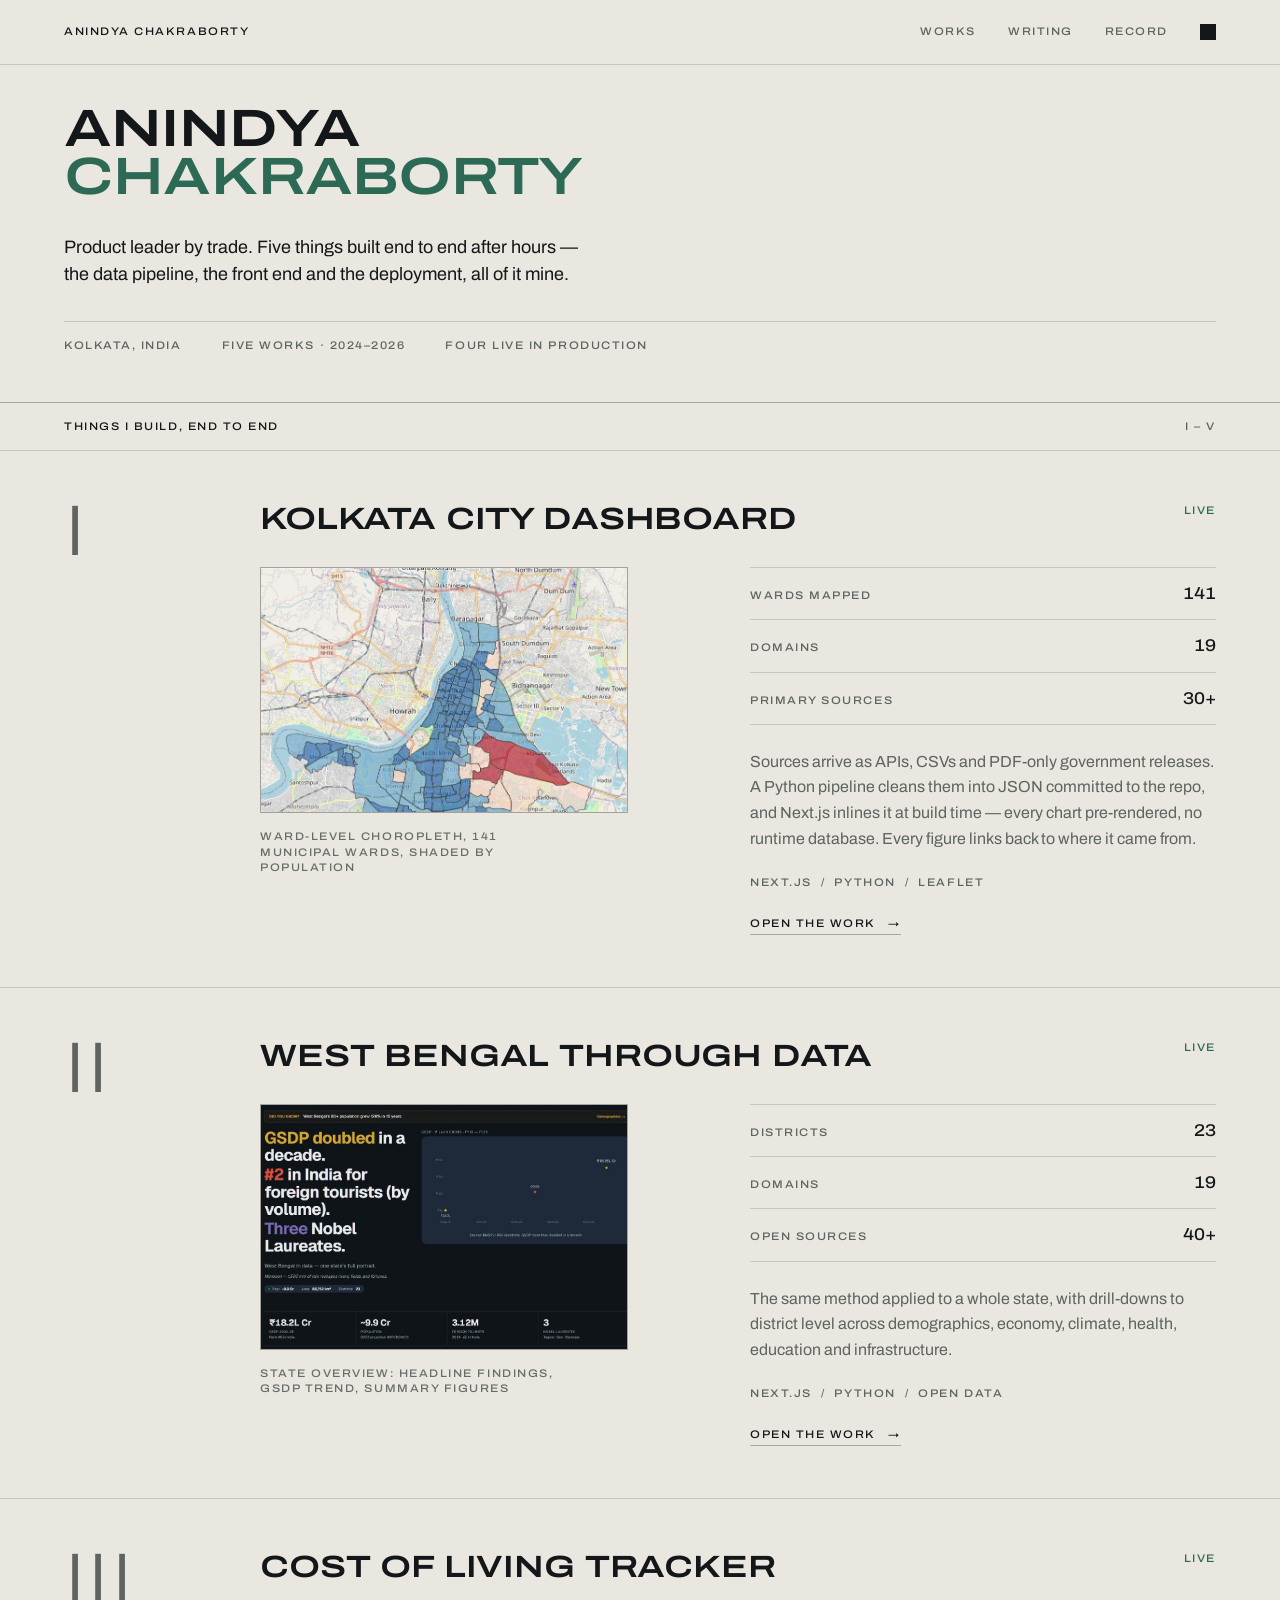
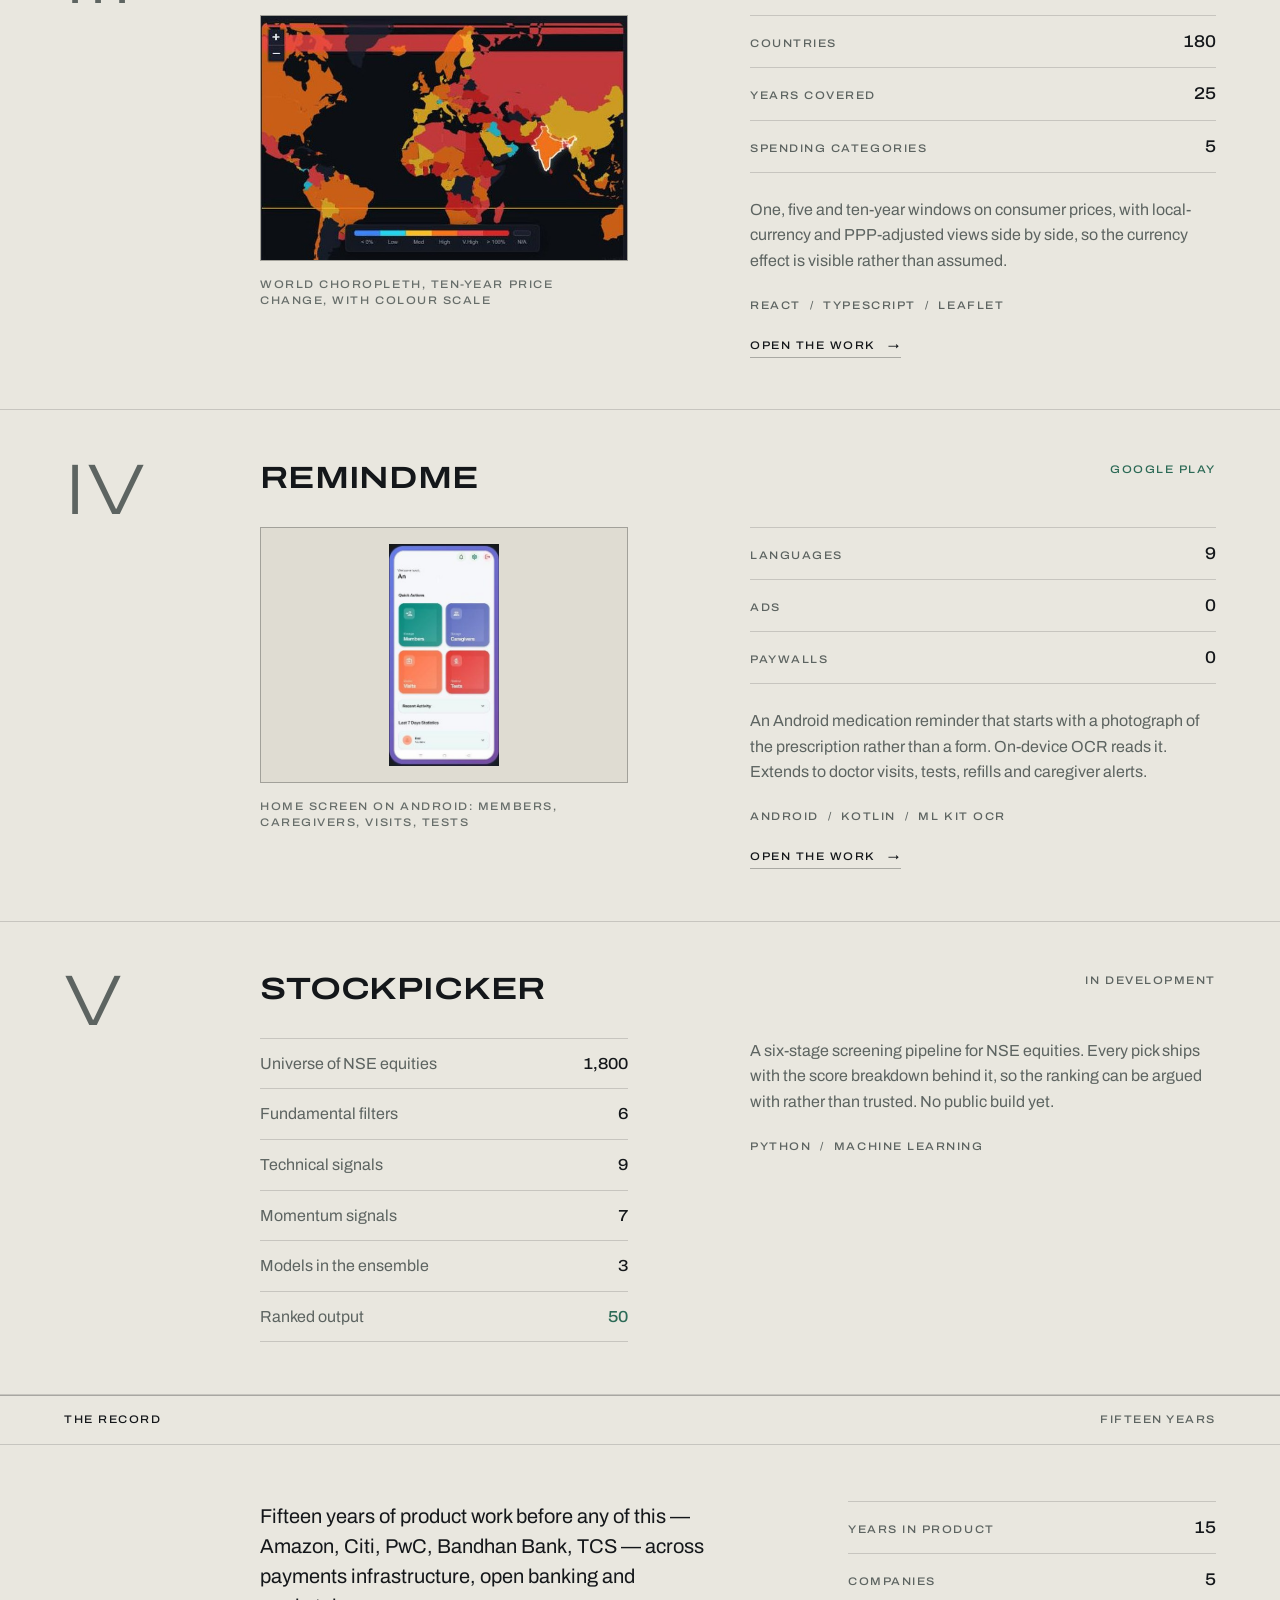
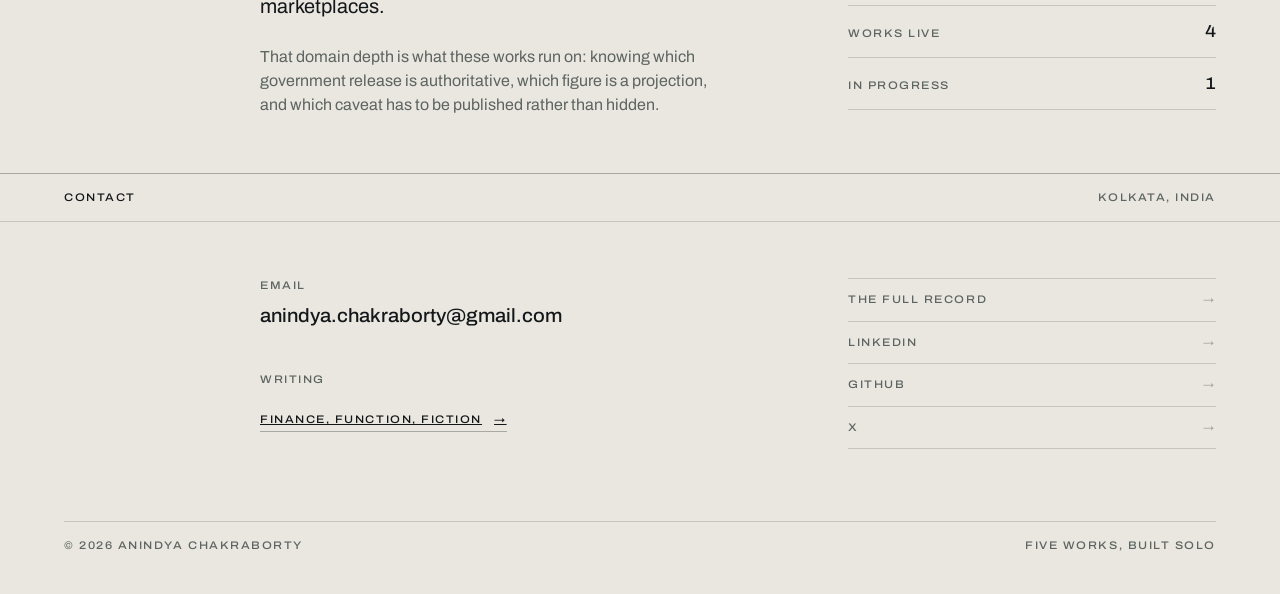
<file: index.html>
<!DOCTYPE html>
<html lang="en">
<head>
<meta charset="UTF-8">
<meta name="viewport" content="width=device-width, initial-scale=1.0">
<title>Anindya Chakraborty — Works</title>
<meta name="description" content="Five independent works by Anindya Chakraborty: open-data dashboards for Kolkata and West Bengal, a global cost-of-living tracker, an Android medication reminder, and an NSE equity screener. Built end to end.">

<meta property="og:type" content="website">
<meta property="og:title" content="Anindya Chakraborty — Works">
<meta property="og:description" content="Five things built end to end — open-data dashboards, a cost-of-living tracker, an Android app and an equity screener.">
<meta property="og:url" content="https://canindya.github.io/projects/">
<meta property="og:image" content="https://canindya.github.io/projects/assets/kolkata-map.jpg">
<meta name="twitter:card" content="summary_large_image">
<meta name="twitter:title" content="Anindya Chakraborty — Works">
<meta name="twitter:description" content="Five things built end to end — open-data dashboards, a cost-of-living tracker, an Android app and an equity screener.">
<meta name="twitter:image" content="https://canindya.github.io/projects/assets/kolkata-map.jpg">

<link rel="icon" href="data:image/svg+xml,%3Csvg xmlns='http://www.w3.org/2000/svg' viewBox='0 0 32 32'%3E%3Crect width='32' height='32' fill='%2314171a'/%3E%3Crect x='6' y='14' width='20' height='2' fill='%236fb69c'/%3E%3Crect x='6' y='20' width='13' height='2' fill='%23e9e7df'/%3E%3Crect x='6' y='8' width='13' height='2' fill='%23e9e7df'/%3E%3C/svg%3E">
<meta name="theme-color" content="#14171a" media="(prefers-color-scheme: dark)">
<meta name="theme-color" content="#e9e7df" media="(prefers-color-scheme: light)">

<script>
  // Set the palette before first paint: a saved choice wins, otherwise follow
  // the OS. Blocking on purpose — deferring causes a flash of the wrong ground.
  (function () {
    var saved = null;
    try { saved = localStorage.getItem('theme'); } catch (e) {}
    var theme = saved || (window.matchMedia('(prefers-color-scheme: light)').matches ? 'light' : 'dark');
    document.documentElement.setAttribute('data-theme', theme);
  })();
</script>

<link rel="preconnect" href="https://fonts.googleapis.com">
<link rel="preconnect" href="https://fonts.gstatic.com" crossorigin>
<link href="https://fonts.googleapis.com/css2?family=Archivo:wdth,wght@62..125,100..900&display=swap" rel="stylesheet">
<link rel="stylesheet" href="styles.css">
<style>
  /* ===================================================================
     Page-specific: the works index. The design system lives in styles.css.
     =================================================================== */
  .standfirst {
    max-width: 52ch;
    margin-top: calc(var(--u) * 4);
    font-size: 1.125rem;
    line-height: 1.55;
    color: var(--stone);
  }

  .hero-meta {
    display: flex;
    flex-wrap: wrap;
    gap: calc(var(--u) * 2) calc(var(--u) * 5);
    margin-top: calc(var(--u) * 4);
    padding-top: calc(var(--u) * 2);
    border-top: 1px solid var(--rule);
    color: var(--muted);
  }

  .works { list-style: none; }

  .works > li { border-bottom: 1px solid var(--rule); }

  .work {
    display: grid;
    grid-template-columns: repeat(12, 1fr);
    column-gap: var(--gutter);
    row-gap: calc(var(--u) * 4);
    align-items: start;
    padding: calc(var(--rhythm) * 0.72) var(--margin);
    color: inherit;
    text-decoration: none;
  }

  .numeral {
    grid-column: 1 / 3;
    grid-row: 1 / span 2;
    font-stretch: 125%;
    font-weight: 250;
    font-size: clamp(2.5rem, 5.6vw, 4.5rem);
    line-height: 0.8;
    letter-spacing: 0.02em;
    color: var(--muted);
    transition: color 0.25s ease;
  }

  .work-head {
    grid-column: 3 / 11;
    grid-row: 1;
    display: flex;
    flex-wrap: wrap;
    align-items: baseline;
    gap: calc(var(--u) * 2) var(--gutter);
  }

  .work h2 {
    font-stretch: 125%;
    font-weight: 600;
    font-size: clamp(1.125rem, 2.4vw, 2rem);
    line-height: 1.05;
    letter-spacing: -0.005em;
    text-transform: uppercase;
    color: var(--stone);
  }

  .status { grid-column: 11 / 13; grid-row: 1; justify-self: end; text-align: right; color: var(--accent); }

  .status.dim { color: var(--muted); }

  .plate-wrap { grid-column: 3 / 7; grid-row: 2; }

  .plate {
    display: block;
    border: 1px solid var(--rule-2);
    background: var(--panel);
    overflow: hidden;
  }

  .plate img {
    width: 100%;
    height: auto;
    aspect-ratio: 3 / 2;
    object-fit: cover;
    transition: opacity 0.3s ease;
  }

  .plate.is-device { padding: calc(var(--u) * 2); }

  .plate.is-device img { object-fit: contain; background: var(--panel); }

  .plate-caption { margin-top: calc(var(--u) * 2); color: var(--muted); opacity: 0.92; max-width: 46ch; }

  .label { grid-column: 8 / 13; grid-row: 2; }

  .figures { list-style: none; border-top: 1px solid var(--rule); }

  .figures li {
    display: flex;
    align-items: baseline;
    justify-content: space-between;
    gap: var(--gutter);
    padding-block: calc(var(--u) * 1.5);
    border-bottom: 1px solid var(--rule);
  }

  .figure-key { color: var(--muted); }

  .figure-val {
    font-stretch: 112%;
    font-weight: 500;
    font-size: 1.0625rem;
    font-variant-numeric: tabular-nums lining-nums;
    color: var(--stone);
  }

  .label .read { margin-top: calc(var(--u) * 3); color: var(--muted); max-width: 58ch; }

  .stack { margin-top: calc(var(--u) * 3); color: var(--muted); }

  .enter {
    display: inline-flex;
    align-items: center;
    gap: calc(var(--u) * 1.5);
    margin-top: calc(var(--u) * 3);
    padding-bottom: 2px;
    font-stretch: 112%;
    font-weight: 500;
    font-size: 0.6875rem;
    letter-spacing: 0.14em;
    text-transform: uppercase;
    color: var(--stone);
    border-bottom: 1px solid var(--rule-2);
    transition: color 0.2s ease, border-color 0.2s ease;
  }

  .enter i { font-style: normal; transition: transform 0.25s ease; }

  a.work:hover .numeral { color: var(--accent); }

  a.work:hover .plate { border-color: var(--accent); }

  a.work:hover .enter { color: var(--accent); border-color: var(--accent); }

  a.work:hover .enter i { transform: translateX(4px); }

  .spec { grid-column: 3 / 7; grid-row: 2; border-top: 1px solid var(--rule); }

  .spec li {
    display: flex;
    align-items: baseline;
    justify-content: space-between;
    gap: var(--gutter);
    padding-block: calc(var(--u) * 1.5);
    border-bottom: 1px solid var(--rule);
    list-style: none;
    color: var(--muted);
  }

  .spec .n {
    font-stretch: 112%;
    font-weight: 500;
    font-variant-numeric: tabular-nums lining-nums;
    color: var(--stone);
  }

  .spec li:last-child .n { color: var(--accent); }

  .statement { padding-block: calc(var(--u) * 7); }

  .statement .prose { grid-column: 3 / 8; }

  .statement .prose p { font-size: 1.25rem; line-height: 1.5; color: var(--stone); }

  .statement .prose p + p { margin-top: calc(var(--u) * 3); font-size: 1rem; color: var(--muted); }

  .statement .figures { grid-column: 9 / 13; }

  .contact .writing { margin-top: calc(var(--u) * 5); }

  @media (max-width: 1080px) {
    .work { row-gap: calc(var(--u) * 3); }
    .numeral { grid-column: 1 / 13; grid-row: 1; }
    .work-head { grid-column: 1 / 10; grid-row: 2; }
    .status { grid-column: 10 / 13; grid-row: 2; }
    .plate-wrap, .spec { grid-column: 1 / 13; grid-row: 3; }
    .label { grid-column: 1 / 13; grid-row: 4; }
    .statement .prose { grid-column: 1 / 10; }
    .statement .figures { grid-column: 1 / 10; margin-top: calc(var(--u) * 5); }
  }

  @media (max-width: 700px) {
    .work-head, .status { grid-column: 1 / 13; justify-self: start; text-align: left; }
    .status { grid-row: 3; }
    .plate-wrap, .spec { grid-row: 4; }
    .label { grid-row: 5; }
    .statement .prose, .statement .figures { grid-column: 1 / 13; }
  }
</style>
</head>
<body>

<header>
  <a class="wordmark" href="./">Anindya Chakraborty</a>
  <nav>
    <a href="#works">Works</a>
    <a href="https://anindyachakraborty.substack.com/" target="_blank" rel="noopener">Writing</a>
    <a href="about.html">Record</a>
    <button class="swatch" type="button" onclick="toggleTheme()" aria-label="Switch between the light and dark ground"></button>
  </nav>
</header>

<main>

  <section class="hero shell">
    <h1><span>Anindya</span><span>Chakraborty</span></h1>
    <p class="standfirst">
      Product leader by trade. Five things built end to end after hours — the data
      pipeline, the front end and the deployment, all of it mine.
    </p>
    <div class="hero-meta mono-caps">
      <span>Kolkata, India</span>
      <span>Five works &middot; 2024&ndash;2026</span>
      <span>Four live in production</span>
    </div>
  </section>

  <div class="band" id="works">
    <span class="band-label"><strong>Things I build, end to end</strong></span>
    <span class="band-label">I &ndash; V</span>
  </div>

  <ol class="works">

    <!-- I -->
    <li>
      <a class="work" href="https://kolkata.datacarta.in/" target="_blank" rel="noopener">
        <div class="numeral">I</div>
        <div class="work-head"><h2>Kolkata City Dashboard</h2></div>
        <div class="status">Live</div>
        <div class="plate-wrap">
          <figure class="plate">
            <img src="assets/kolkata-map.jpg" width="835" height="522" alt="The dashboard's ward map: a choropleth of Kolkata's 141 municipal wards shaded by population.">
          </figure>
          <figcaption class="plate-caption">Ward-level choropleth, 141 municipal wards, shaded by population</figcaption>
        </div>
        <div class="label">
          <ul class="figures">
            <li><span class="figure-key">Wards mapped</span><span class="figure-val">141</span></li>
            <li><span class="figure-key">Domains</span><span class="figure-val">19</span></li>
            <li><span class="figure-key">Primary sources</span><span class="figure-val">30+</span></li>
          </ul>
          <p class="read">
            Sources arrive as APIs, CSVs and PDF-only government releases. A Python
            pipeline cleans them into JSON committed to the repo, and Next.js inlines it
            at build time — every chart pre-rendered, no runtime database. Every figure
            links back to where it came from.
          </p>
          <p class="stack">Next.js &nbsp;/&nbsp; Python &nbsp;/&nbsp; Leaflet</p>
          <span class="enter">Open the work <i>&rarr;</i></span>
        </div>
      </a>
    </li>

    <!-- II -->
    <li>
      <a class="work" href="https://westbengal.datacarta.in/" target="_blank" rel="noopener">
        <div class="numeral">II</div>
        <div class="work-head"><h2>West Bengal Through Data</h2></div>
        <div class="status">Live</div>
        <div class="plate-wrap">
          <figure class="plate">
            <img src="assets/westbengal-overview.jpg" width="1057" height="705" loading="lazy" alt="The West Bengal dashboard's overview: headline findings on state GDP, tourism and Nobel laureates, a GSDP trend chart, and a summary row of state figures.">
          </figure>
          <figcaption class="plate-caption">State overview: headline findings, GSDP trend, summary figures</figcaption>
        </div>
        <div class="label">
          <ul class="figures">
            <li><span class="figure-key">Districts</span><span class="figure-val">23</span></li>
            <li><span class="figure-key">Domains</span><span class="figure-val">19</span></li>
            <li><span class="figure-key">Open sources</span><span class="figure-val">40+</span></li>
          </ul>
          <p class="read">
            The same method applied to a whole state, with drill-downs to district level
            across demographics, economy, climate, health, education and infrastructure.
          </p>
          <p class="stack">Next.js &nbsp;/&nbsp; Python &nbsp;/&nbsp; Open data</p>
          <span class="enter">Open the work <i>&rarr;</i></span>
        </div>
      </a>
    </li>

    <!-- III -->
    <li>
      <a class="work" href="https://canindya.github.io/price-rise/" target="_blank" rel="noopener">
        <div class="numeral">III</div>
        <div class="work-head"><h2>Cost of Living Tracker</h2></div>
        <div class="status">Live</div>
        <div class="plate-wrap">
          <figure class="plate">
            <img src="assets/cost-of-living-map.jpg" width="576" height="384" loading="lazy" alt="A world choropleth from the Cost of Living Tracker, shading every country by its ten-year price change, with the colour scale below it.">
          </figure>
          <figcaption class="plate-caption">World choropleth, ten-year price change, with colour scale</figcaption>
        </div>
        <div class="label">
          <ul class="figures">
            <li><span class="figure-key">Countries</span><span class="figure-val">180</span></li>
            <li><span class="figure-key">Years covered</span><span class="figure-val">25</span></li>
            <li><span class="figure-key">Spending categories</span><span class="figure-val">5</span></li>
          </ul>
          <p class="read">
            One, five and ten-year windows on consumer prices, with local-currency and
            PPP-adjusted views side by side, so the currency effect is visible rather
            than assumed.
          </p>
          <p class="stack">React &nbsp;/&nbsp; TypeScript &nbsp;/&nbsp; Leaflet</p>
          <span class="enter">Open the work <i>&rarr;</i></span>
        </div>
      </a>
    </li>

    <!-- IV -->
    <li>
      <a class="work" href="https://remindme-ad455.web.app" target="_blank" rel="noopener">
        <div class="numeral">IV</div>
        <div class="work-head"><h2>RemindMe</h2></div>
        <div class="status">Google Play</div>
        <div class="plate-wrap">
          <figure class="plate is-device">
            <img src="assets/remindme-device.png" width="238" height="482" loading="lazy" alt="The RemindMe home screen on an Android phone, with quick actions for members, caregivers, doctor visits and medical tests.">
          </figure>
          <figcaption class="plate-caption">Home screen on Android: members, caregivers, visits, tests</figcaption>
        </div>
        <div class="label">
          <ul class="figures">
            <li><span class="figure-key">Languages</span><span class="figure-val">9</span></li>
            <li><span class="figure-key">Ads</span><span class="figure-val">0</span></li>
            <li><span class="figure-key">Paywalls</span><span class="figure-val">0</span></li>
          </ul>
          <p class="read">
            An Android medication reminder that starts with a photograph of the
            prescription rather than a form. On-device OCR reads it. Extends to doctor
            visits, tests, refills and caregiver alerts.
          </p>
          <p class="stack">Android &nbsp;/&nbsp; Kotlin &nbsp;/&nbsp; ML Kit OCR</p>
          <span class="enter">Open the work <i>&rarr;</i></span>
        </div>
      </a>
    </li>

    <!-- V -->
    <li>
      <div class="work">
        <div class="numeral">V</div>
        <div class="work-head"><h2>StockPicker</h2></div>
        <div class="status dim">In development</div>
        <ol class="spec">
          <li><span>Universe of NSE equities</span><span class="n">1,800</span></li>
          <li><span>Fundamental filters</span><span class="n">6</span></li>
          <li><span>Technical signals</span><span class="n">9</span></li>
          <li><span>Momentum signals</span><span class="n">7</span></li>
          <li><span>Models in the ensemble</span><span class="n">3</span></li>
          <li><span>Ranked output</span><span class="n">50</span></li>
        </ol>
        <div class="label">
          <p class="read" style="margin-top:0">
            A six-stage screening pipeline for NSE equities. Every pick ships with the
            score breakdown behind it, so the ranking can be argued with rather than
            trusted. No public build yet.
          </p>
          <p class="stack">Python &nbsp;/&nbsp; Machine learning</p>
        </div>
      </div>
    </li>

  </ol>

  <div class="band">
    <span class="band-label"><strong>The record</strong></span>
    <span class="band-label">Fifteen years</span>
  </div>

  <section class="statement grid shell">
    <div class="prose">
      <p>
        Fifteen years of product work before any of this — Amazon, Citi, PwC, Bandhan
        Bank, TCS — across payments infrastructure, open banking and marketplaces.
      </p>
      <p>
        That domain depth is what these works run on: knowing which government release
        is authoritative, which figure is a projection, and which caveat has to be
        published rather than hidden.
      </p>
    </div>
    <ul class="figures">
      <li><span class="figure-key">Years in product</span><span class="figure-val">15</span></li>
      <li><span class="figure-key">Companies</span><span class="figure-val">5</span></li>
      <li><span class="figure-key">Works live</span><span class="figure-val">4</span></li>
      <li><span class="figure-key">In progress</span><span class="figure-val">1</span></li>
    </ul>
  </section>

  <div class="band">
    <span class="band-label"><strong>Contact</strong></span>
    <span class="band-label">Kolkata, India</span>
  </div>

</main>

<footer class="shell">
  <div class="grid">
    <div class="contact">
      <p class="mono-caps key">Email</p>
      <a class="mail" href="mailto:anindya.chakraborty@gmail.com">anindya.chakraborty@gmail.com</a>
      <div class="writing">
        <p class="mono-caps key">Writing</p>
        <a class="enter" href="https://anindyachakraborty.substack.com/" target="_blank" rel="noopener">Finance, Function, Fiction <i>&rarr;</i></a>
      </div>
    </div>
    <ul class="elsewhere">
      <li><a href="about.html">The full record <i>&rarr;</i></a></li>
      <li><a href="https://www.linkedin.com/in/anindya-chakraborty/" target="_blank" rel="noopener">LinkedIn <i>&rarr;</i></a></li>
      <li><a href="https://github.com/canindya" target="_blank" rel="noopener">GitHub <i>&rarr;</i></a></li>
      <li><a href="https://x.com/NtellShow" target="_blank" rel="noopener">X <i>&rarr;</i></a></li>
    </ul>
  </div>
  <div class="colophon mono-caps">
    <span>&copy; 2026 Anindya Chakraborty</span>
    <span>Five works, built solo</span>
  </div>
</footer>

<script>
  // Palette toggle. The initial value is set by the blocking script in <head>.
  function toggleTheme() {
    var html = document.documentElement;
    var next = html.getAttribute('data-theme') === 'light' ? 'dark' : 'light';
    html.setAttribute('data-theme', next);
    try { localStorage.setItem('theme', next); } catch (e) {}
  }

  // A missing plate should drop its frame and widen the label, never render broken.
  document.querySelectorAll('.plate img').forEach(function (img) {
    var drop = function () {
      var wrap = img.closest('.plate-wrap');
      wrap.remove();
    };
    if (img.complete && img.naturalWidth === 0) drop();
    img.addEventListener('error', drop);
  });
</script>

</body>
</html>
</file>
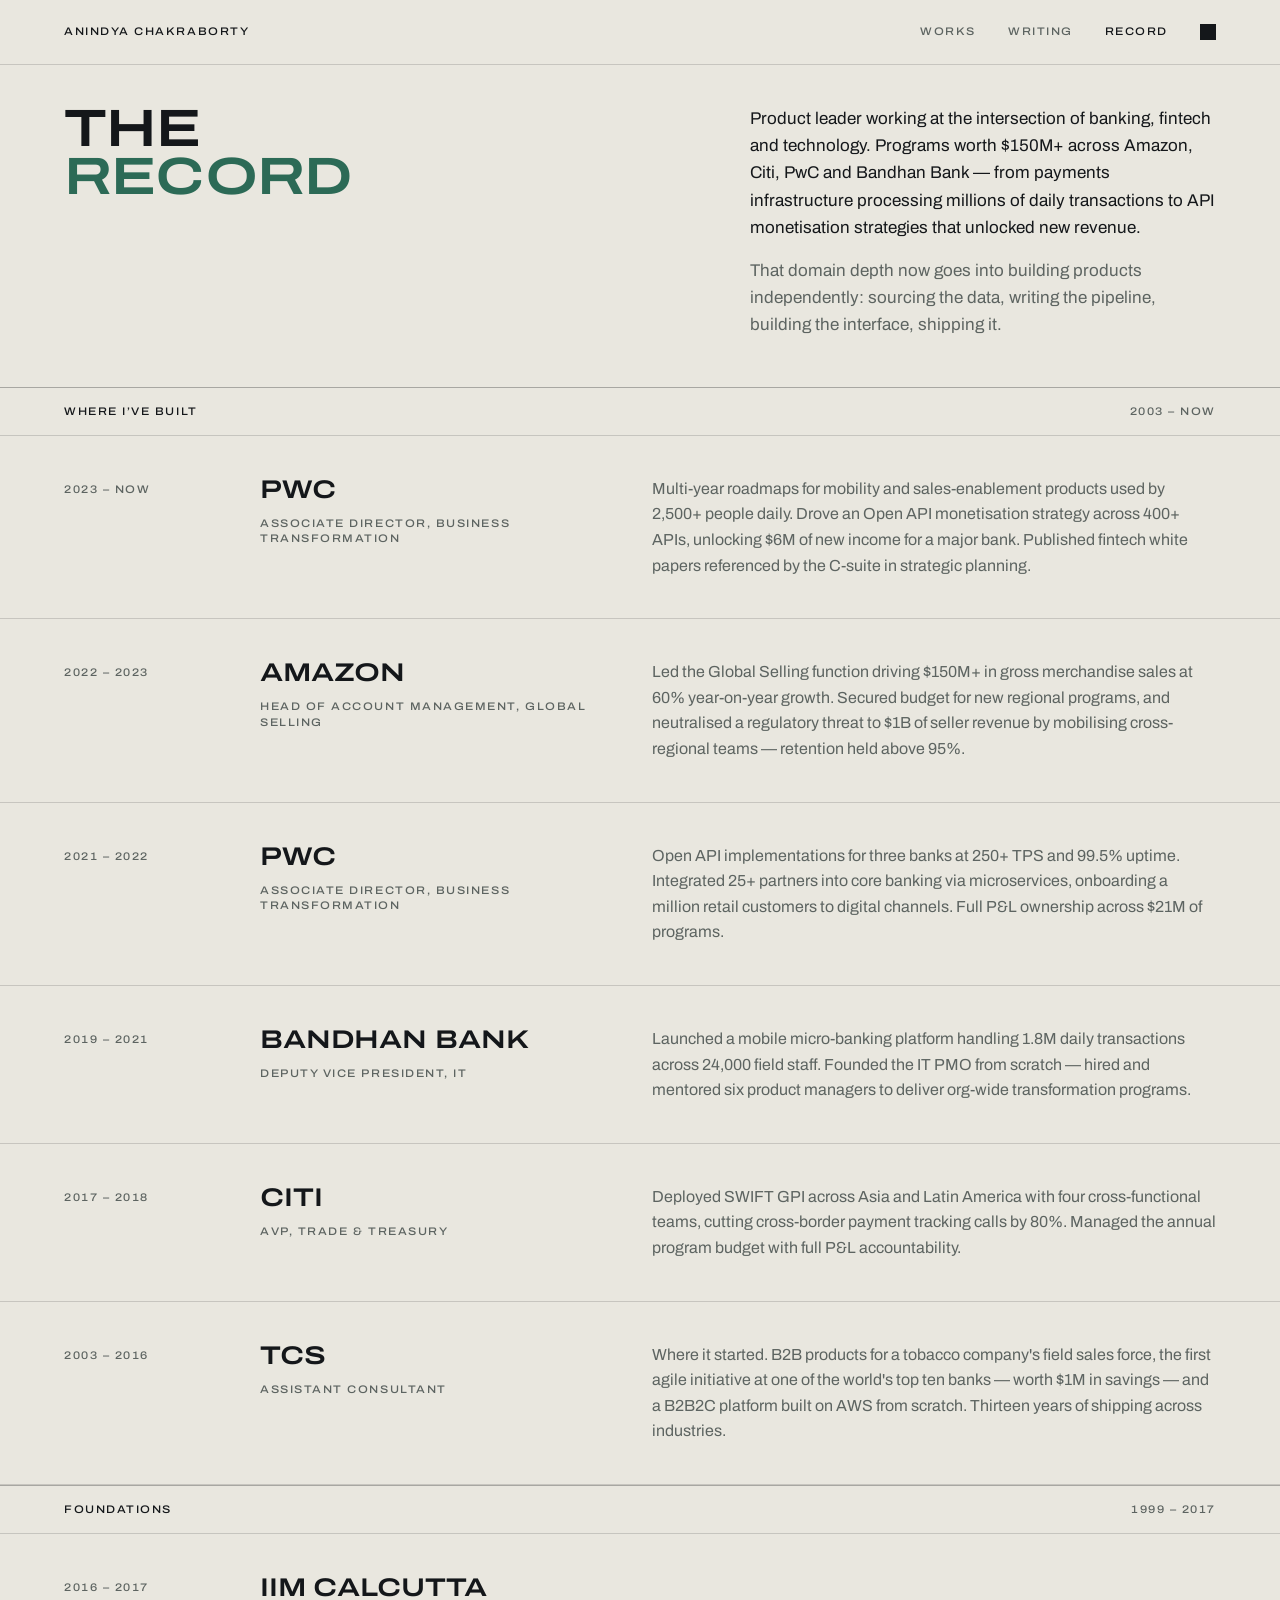
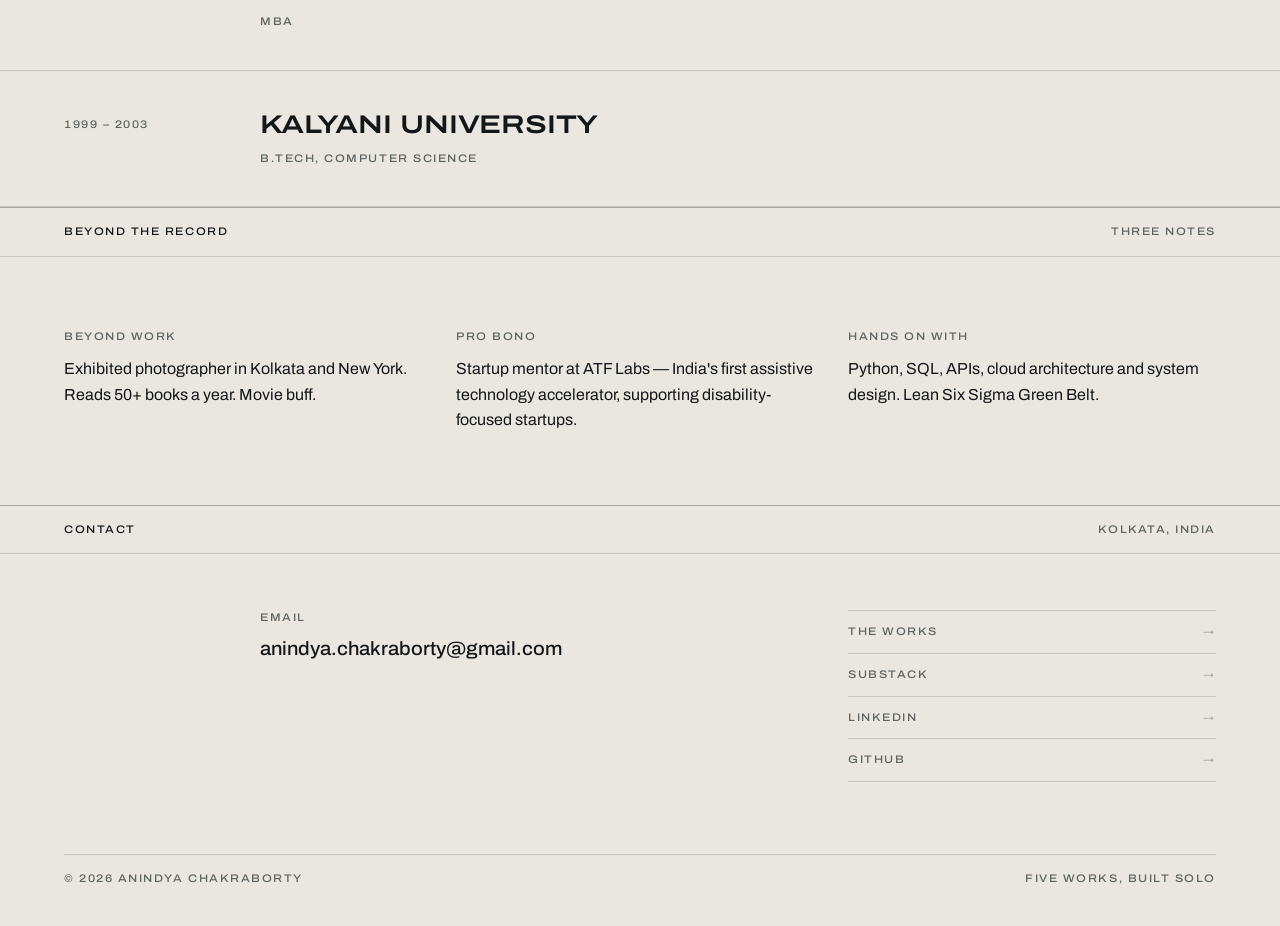
<file: about.html>
<!DOCTYPE html>
<html lang="en">
<head>
<meta charset="UTF-8">
<meta name="viewport" content="width=device-width, initial-scale=1.0">
<title>The Record — Anindya Chakraborty</title>
<meta name="description" content="Anindya Chakraborty: product leader with 15+ years across banking, fintech and technology — PwC, Amazon, Citi, Bandhan Bank, TCS. MBA, IIM Calcutta.">

<meta property="og:type" content="profile">
<meta property="og:title" content="The Record — Anindya Chakraborty">
<meta property="og:description" content="Fifteen years of product work across banking, fintech and technology. Now building independently.">
<meta property="og:url" content="https://canindya.github.io/projects/about.html">
<meta property="og:image" content="https://canindya.github.io/projects/assets/kolkata-map.jpg">

<link rel="icon" href="data:image/svg+xml,%3Csvg xmlns='http://www.w3.org/2000/svg' viewBox='0 0 32 32'%3E%3Crect width='32' height='32' fill='%2314171a'/%3E%3Crect x='6' y='14' width='20' height='2' fill='%236fb69c'/%3E%3Crect x='6' y='20' width='13' height='2' fill='%23e9e7df'/%3E%3Crect x='6' y='8' width='13' height='2' fill='%23e9e7df'/%3E%3C/svg%3E">
<meta name="theme-color" content="#14171a" media="(prefers-color-scheme: dark)">
<meta name="theme-color" content="#e9e7df" media="(prefers-color-scheme: light)">

<script>
  (function () {
    var saved = null;
    try { saved = localStorage.getItem('theme'); } catch (e) {}
    var theme = saved || (window.matchMedia('(prefers-color-scheme: light)').matches ? 'light' : 'dark');
    document.documentElement.setAttribute('data-theme', theme);
  })();
</script>

<link rel="preconnect" href="https://fonts.googleapis.com">
<link rel="preconnect" href="https://fonts.gstatic.com" crossorigin>
<link href="https://fonts.googleapis.com/css2?family=Archivo:wdth,wght@62..125,100..900&display=swap" rel="stylesheet">
<link rel="stylesheet" href="styles.css">
<style>
  /* ===================================================================
     Page-specific: the record. The design system lives in styles.css.
     =================================================================== */

  /* The hero is a two-column grid here, unlike the index's single column. */
  .hero { align-items: start; }
  .hero h1 { grid-column: 1 / 8; }
  .hero .bio { grid-column: 8 / 13; color: var(--muted); }

  .hero .bio p { font-size: 1.0625rem; line-height: 1.6; }

  .hero .bio p + p { margin-top: calc(var(--u) * 2); }

  .hero .bio p:first-child { color: var(--stone); }

  .rows { list-style: none; }

  .rows > li { border-bottom: 1px solid var(--rule); }

  .row {
    display: grid;
    grid-template-columns: repeat(12, 1fr);
    column-gap: var(--gutter);
    row-gap: calc(var(--u) * 2);
    align-items: start;
    padding: calc(var(--u) * 5) var(--margin);
  }

  .years { grid-column: 1 / 3; color: var(--muted); font-variant-numeric: tabular-nums lining-nums; padding-top: calc(var(--u) * 0.75); }

  .who { grid-column: 3 / 7; }

  .what { grid-column: 7 / 13; color: var(--muted); }

  .who h3 {
    font-stretch: 125%;
    font-weight: 600;
    font-size: clamp(1.125rem, 2vw, 1.625rem);
    line-height: 1.1;
    letter-spacing: -0.005em;
    text-transform: uppercase;
    color: var(--stone);
  }

  .role { margin-top: calc(var(--u) * 1.5); color: var(--muted); }

  .notes { padding-block: var(--rhythm); row-gap: calc(var(--u) * 5); }

  .note { grid-column: span 4; }

  .note h3 { color: var(--muted); margin-bottom: calc(var(--u) * 1.5); }

  .note p { color: var(--stone); }

  @media (max-width: 1080px) {
    .hero h1 { grid-column: 1 / 13; }
    .hero .bio { grid-column: 1 / 10; margin-top: calc(var(--u) * 5); }
    .years { grid-column: 1 / 3; }
    .who { grid-column: 3 / 13; }
    .what { grid-column: 3 / 13; }
    .note { grid-column: span 6; }
  }

  @media (max-width: 700px) {
    .years, .who, .what { grid-column: 1 / 13; }
    .note { grid-column: 1 / 13; }
  }
</style>
</head>
<body>

<header>
  <a class="wordmark" href="./">Anindya Chakraborty</a>
  <nav>
    <a href="./#works">Works</a>
    <a href="https://anindyachakraborty.substack.com/" target="_blank" rel="noopener">Writing</a>
    <a href="about.html" aria-current="page">Record</a>
    <button class="swatch" type="button" onclick="toggleTheme()" aria-label="Switch between the light and dark ground"></button>
  </nav>
</header>

<main>

  <section class="hero grid shell">
    <h1><span>The</span><span>Record</span></h1>
    <div class="bio">
      <p>
        Product leader working at the intersection of banking, fintech and technology.
        Programs worth $150M+ across Amazon, Citi, PwC and Bandhan Bank — from payments
        infrastructure processing millions of daily transactions to API monetisation
        strategies that unlocked new revenue.
      </p>
      <p>
        That domain depth now goes into building products independently: sourcing the
        data, writing the pipeline, building the interface, shipping it.
      </p>
    </div>
  </section>

  <div class="band">
    <span class="band-label"><strong>Where I&rsquo;ve built</strong></span>
    <span class="band-label">2003 &ndash; now</span>
  </div>

  <ol class="rows">

    <li>
      <div class="row">
        <div class="years">2023 &ndash; now</div>
        <div class="who">
          <h3>PwC</h3>
          <div class="role">Associate Director, Business Transformation</div>
        </div>
        <div class="what read">
          Multi-year roadmaps for mobility and sales-enablement products used by 2,500+
          people daily. Drove an Open API monetisation strategy across 400+ APIs,
          unlocking $6M of new income for a major bank. Published fintech white papers
          referenced by the C-suite in strategic planning.
        </div>
      </div>
    </li>

    <li>
      <div class="row">
        <div class="years">2022 &ndash; 2023</div>
        <div class="who">
          <h3>Amazon</h3>
          <div class="role">Head of Account Management, Global Selling</div>
        </div>
        <div class="what read">
          Led the Global Selling function driving $150M+ in gross merchandise sales at
          60% year-on-year growth. Secured budget for new regional programs, and
          neutralised a regulatory threat to $1B of seller revenue by mobilising
          cross-regional teams — retention held above 95%.
        </div>
      </div>
    </li>

    <li>
      <div class="row">
        <div class="years">2021 &ndash; 2022</div>
        <div class="who">
          <h3>PwC</h3>
          <div class="role">Associate Director, Business Transformation</div>
        </div>
        <div class="what read">
          Open API implementations for three banks at 250+ TPS and 99.5% uptime.
          Integrated 25+ partners into core banking via microservices, onboarding a
          million retail customers to digital channels. Full P&amp;L ownership across
          $21M of programs.
        </div>
      </div>
    </li>

    <li>
      <div class="row">
        <div class="years">2019 &ndash; 2021</div>
        <div class="who">
          <h3>Bandhan Bank</h3>
          <div class="role">Deputy Vice President, IT</div>
        </div>
        <div class="what read">
          Launched a mobile micro-banking platform handling 1.8M daily transactions
          across 24,000 field staff. Founded the IT PMO from scratch — hired and
          mentored six product managers to deliver org-wide transformation programs.
        </div>
      </div>
    </li>

    <li>
      <div class="row">
        <div class="years">2017 &ndash; 2018</div>
        <div class="who">
          <h3>Citi</h3>
          <div class="role">AVP, Trade &amp; Treasury</div>
        </div>
        <div class="what read">
          Deployed SWIFT GPI across Asia and Latin America with four cross-functional
          teams, cutting cross-border payment tracking calls by 80%. Managed the annual
          program budget with full P&amp;L accountability.
        </div>
      </div>
    </li>

    <li>
      <div class="row">
        <div class="years">2003 &ndash; 2016</div>
        <div class="who">
          <h3>TCS</h3>
          <div class="role">Assistant Consultant</div>
        </div>
        <div class="what read">
          Where it started. B2B products for a tobacco company's field sales force, the
          first agile initiative at one of the world's top ten banks — worth $1M in
          savings — and a B2B2C platform built on AWS from scratch. Thirteen years of
          shipping across industries.
        </div>
      </div>
    </li>

  </ol>

  <div class="band">
    <span class="band-label"><strong>Foundations</strong></span>
    <span class="band-label">1999 &ndash; 2017</span>
  </div>

  <ol class="rows">
    <li>
      <div class="row">
        <div class="years">2016 &ndash; 2017</div>
        <div class="who">
          <h3>IIM Calcutta</h3>
          <div class="role">MBA</div>
        </div>
        <div class="what read"></div>
      </div>
    </li>
    <li>
      <div class="row">
        <div class="years">1999 &ndash; 2003</div>
        <div class="who">
          <h3>Kalyani University</h3>
          <div class="role">B.Tech, Computer Science</div>
        </div>
        <div class="what read"></div>
      </div>
    </li>
  </ol>

  <div class="band">
    <span class="band-label"><strong>Beyond the record</strong></span>
    <span class="band-label">Three notes</span>
  </div>

  <section class="notes grid shell">
    <div class="note">
      <h3>Beyond work</h3>
      <p class="read">Exhibited photographer in Kolkata and New York. Reads 50+ books a year. Movie buff.</p>
    </div>
    <div class="note">
      <h3>Pro bono</h3>
      <p class="read">Startup mentor at ATF Labs — India's first assistive technology accelerator, supporting disability-focused startups.</p>
    </div>
    <div class="note">
      <h3>Hands on with</h3>
      <p class="read">Python, SQL, APIs, cloud architecture and system design. Lean Six Sigma Green Belt.</p>
    </div>
  </section>

  <div class="band">
    <span class="band-label"><strong>Contact</strong></span>
    <span class="band-label">Kolkata, India</span>
  </div>

</main>

<footer class="shell">
  <div class="grid">
    <div class="contact">
      <p class="mono-caps key">Email</p>
      <a class="mail" href="mailto:anindya.chakraborty@gmail.com">anindya.chakraborty@gmail.com</a>
    </div>
    <ul class="elsewhere">
      <li><a href="./#works">The works <i>&rarr;</i></a></li>
      <li><a href="https://anindyachakraborty.substack.com/" target="_blank" rel="noopener">Substack <i>&rarr;</i></a></li>
      <li><a href="https://www.linkedin.com/in/anindya-chakraborty/" target="_blank" rel="noopener">LinkedIn <i>&rarr;</i></a></li>
      <li><a href="https://github.com/canindya" target="_blank" rel="noopener">GitHub <i>&rarr;</i></a></li>
    </ul>
  </div>
  <div class="colophon mono-caps">
    <span>&copy; 2026 Anindya Chakraborty</span>
    <span>Five works, built solo</span>
  </div>
</footer>

<script>
  function toggleTheme() {
    var html = document.documentElement;
    var next = html.getAttribute('data-theme') === 'light' ? 'dark' : 'light';
    html.setAttribute('data-theme', next);
    try { localStorage.setItem('theme', next); } catch (e) {}
  }
</script>

</body>
</html>
</file>
<file: styles.css>
/* ===================================================================
   THE CATALOGUE — shared design system
   Linked by every page. Anything defined here must never be redefined
   in a page's own <style>; page files carry only their own components.

   One typeface in two exactly balanced registers: expanded capitals for
   everything monumental, normal-width lowercase for everything read.
   Twelve columns, an eight-pixel baseline, a seventy-two-pixel rhythm.
   =================================================================== */

/* -- palette --------------------------------------------------------- */
:root, [data-theme="dark"] {
  color-scheme: dark;
  --ground:  #14171a;
  --panel:   #1b1f22;
  --stone:   #e9e7df;
  --muted:   #8f9793;
  --rule:    rgba(233, 231, 223, 0.15);
  --rule-2:  rgba(233, 231, 223, 0.28);
  --accent:  #6fb69c;
}

[data-theme="light"] {
  color-scheme: light;
  --ground:  #e9e7df;
  --panel:   #dfdcd2;
  --stone:   #14171a;
  --muted:   #5d6461;
  --rule:    rgba(20, 23, 26, 0.16);
  --rule-2:  rgba(20, 23, 26, 0.3);
  --accent:  #2c6a56;
}

:root {
  --sans: 'Archivo', 'Helvetica Neue', Arial, sans-serif;
  --u: 8px;                       /* baseline unit */
  --rhythm: 72px;                 /* section rhythm */
  --margin: clamp(1.25rem, 5vw, 4.5rem);
  --gutter: 24px;
}

/* -- base ------------------------------------------------------------ */
*, *::before, *::after { margin: 0; padding: 0; box-sizing: border-box; }
html { -webkit-text-size-adjust: 100%; }

body {
  font-family: var(--sans);
  font-size: 1rem;
  font-weight: 400;
  font-stretch: 100%;
  line-height: 1.6;
  background: var(--ground);
  color: var(--muted);
  -webkit-font-smoothing: antialiased;
  -moz-osx-font-smoothing: grayscale;
  overflow-x: hidden;
}

::selection { background: var(--accent); color: var(--ground); }
img { display: block; max-width: 100%; }
a { color: inherit; }
:focus-visible { outline: 2px solid var(--accent); outline-offset: 3px; }

.shell { padding-inline: var(--margin); }

.grid {
  display: grid;
  grid-template-columns: repeat(12, 1fr);
  column-gap: var(--gutter);
}

/* -- the two registers ----------------------------------------------- */
/* Monumental: expanded capitals. The selector list is the union across
   every page, so a page with no .years or .plate-caption simply matches
   nothing — cheaper than maintaining two copies of the rule. */
.mono-caps, .band-label, .status, .figure-key, .plate-caption, .stack,
.years, .role, .note h3, nav a, .wordmark {
  font-stretch: 112%;
  font-weight: 500;
  font-size: 0.6875rem;
  letter-spacing: 0.14em;
  text-transform: uppercase;
  line-height: 1.4;
}

/* Quiet: normal width, lowercase, read at length. */
.read { font-stretch: 100%; font-weight: 400; font-size: 1rem; line-height: 1.6; }

/* -- header ---------------------------------------------------------- */
header {
  display: flex;
  align-items: center;
  justify-content: space-between;
  gap: var(--gutter);
  padding: calc(var(--u) * 3) var(--margin);
  border-bottom: 1px solid var(--rule);
}

.wordmark { color: var(--stone); text-decoration: none; white-space: nowrap; }

nav { display: flex; align-items: center; gap: calc(var(--u) * 4); }
nav a { text-decoration: none; color: var(--muted); }
nav a:hover, nav a[aria-current="page"] { color: var(--stone); }

.swatch {
  width: calc(var(--u) * 2);
  height: calc(var(--u) * 2);
  padding: 0;
  border: 1px solid var(--rule-2);
  background: var(--stone);
  cursor: pointer;
}

.swatch:hover { background: var(--accent); border-color: var(--accent); }

/* -- hero ------------------------------------------------------------ */
.hero { padding-block: calc(var(--u) * 5) calc(var(--u) * 6); }

.hero h1 {
  font-stretch: 125%;
  font-weight: 600;
  font-size: clamp(1.75rem, 4.1vw, 3.5rem);
  line-height: 0.92;
  letter-spacing: -0.015em;
  text-transform: uppercase;
  color: var(--stone);
}

.hero h1 span { display: block; }
.hero h1 span:last-child { color: var(--accent); }

/* -- section band: a full-bleed rule carrying a label at each end ----- */
.band {
  display: flex;
  align-items: baseline;
  justify-content: space-between;
  gap: var(--gutter);
  padding: calc(var(--u) * 2) var(--margin);
  border-top: 1px solid var(--rule-2);
  border-bottom: 1px solid var(--rule);
  color: var(--muted);
}

.band strong { font-weight: 500; color: var(--stone); }

/* -- footer ---------------------------------------------------------- */
footer { padding-block: calc(var(--u) * 7) calc(var(--u) * 5); }

.contact { grid-column: 3 / 8; }
.contact .key { color: var(--muted); }

.contact a.mail {
  display: inline-block;
  margin-top: var(--u);
  font-stretch: 105%;
  font-weight: 500;
  font-size: clamp(1rem, 1.5vw, 1.25rem);
  letter-spacing: 0;
  color: var(--stone);
  text-decoration: none;
  word-break: break-word;
}

.contact a.mail:hover { color: var(--accent); }

/* The same hairline row used by the works index, so the links belong to
   the page's grammar instead of forming a ragged stack of words. */
.elsewhere { grid-column: 9 / 13; list-style: none; border-top: 1px solid var(--rule); }
.elsewhere li { border-bottom: 1px solid var(--rule); }

.elsewhere a {
  display: flex;
  align-items: baseline;
  justify-content: space-between;
  gap: var(--gutter);
  padding-block: calc(var(--u) * 1.5);
  font-stretch: 112%;
  font-weight: 500;
  font-size: 0.6875rem;
  letter-spacing: 0.14em;
  text-transform: uppercase;
  color: var(--muted);
  text-decoration: none;
}

.elsewhere a i { font-style: normal; color: var(--rule-2); transition: transform 0.25s ease, color 0.25s ease; }
.elsewhere a:hover { color: var(--stone); }
.elsewhere a:hover i { color: var(--accent); transform: translateX(4px); }

.colophon {
  display: flex;
  flex-wrap: wrap;
  justify-content: space-between;
  gap: calc(var(--u) * 1.5) var(--gutter);
  margin-top: var(--rhythm);
  padding-top: calc(var(--u) * 2);
  border-top: 1px solid var(--rule);
  color: var(--muted);
}

/* -- shared responsive ------------------------------------------------ */
@media (max-width: 1080px) {
  .contact { grid-column: 1 / 10; }
  .elsewhere { grid-column: 1 / 10; margin-top: calc(var(--u) * 5); }
}

@media (max-width: 700px) {
  nav { gap: calc(var(--u) * 2.5); }
  .contact, .elsewhere { grid-column: 1 / 13; }
  .contact a.mail { font-size: 1rem; font-stretch: 100%; letter-spacing: 0.01em; }
}

@media (prefers-reduced-motion: reduce) {
  *, *::before, *::after { transition-duration: 0.01ms !important; }
}
</file>
